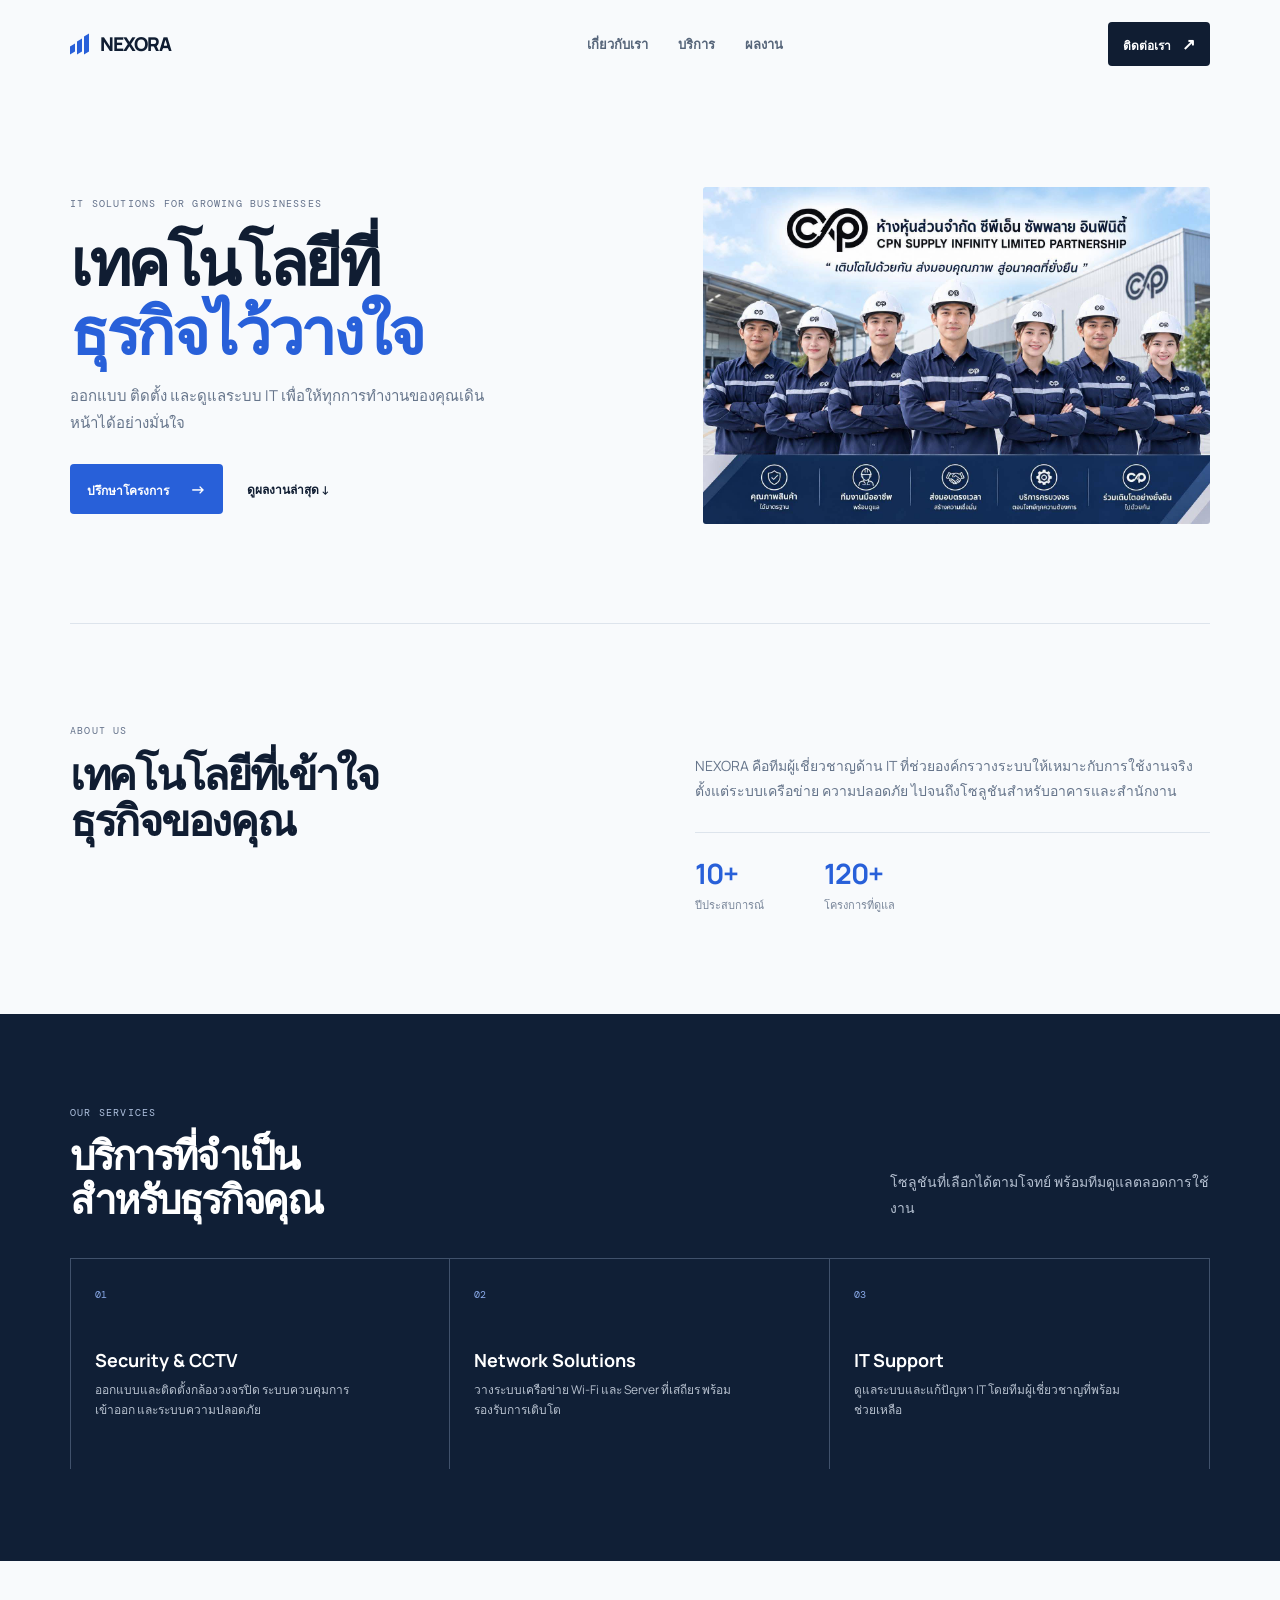
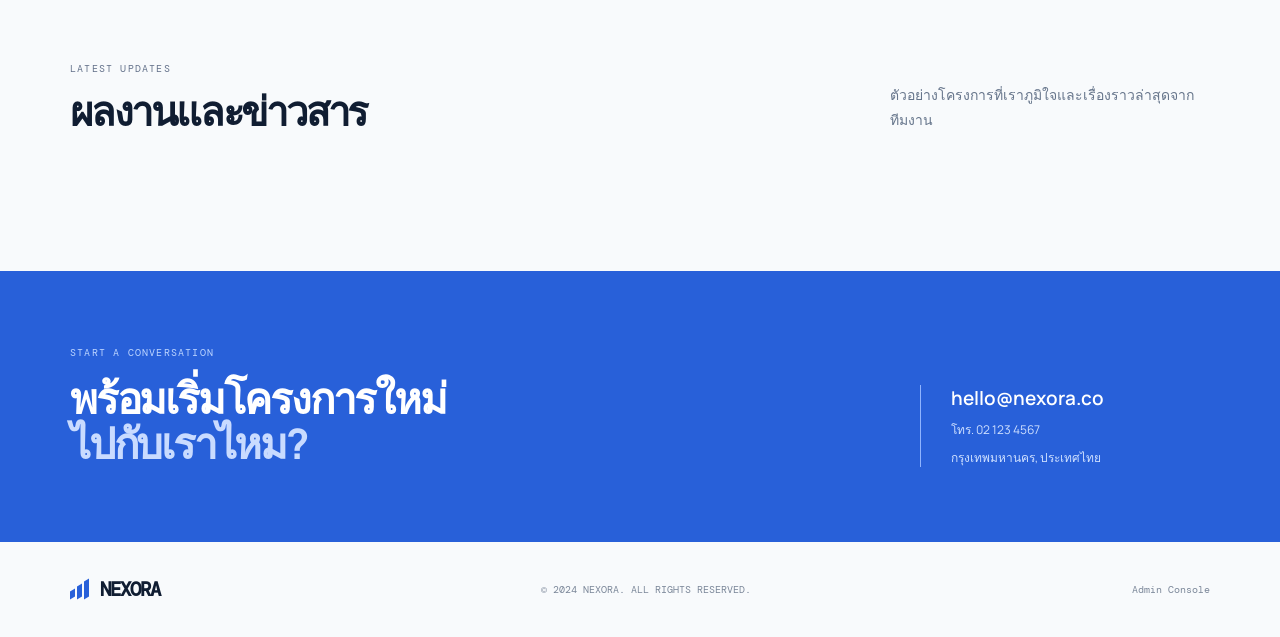
<file: index.html>
<!doctype html>
<html lang="th">

<head>
    <meta charset="UTF-8">
    <meta name="viewport" content="width=device-width,initial-scale=1.0">
    <title>NEXORA | IT Solutions</title>
    <meta name="description" content="NEXORA ให้บริการออกแบบ ติดตั้ง และดูแลระบบ IT สำหรับธุรกิจ">
    <link rel="preconnect" href="https://fonts.googleapis.com">
    <link rel="preconnect" href="https://fonts.gstatic.com" crossorigin>
    <link
        href="https://fonts.googleapis.com/css2?family=DM+Mono:wght@400;500&family=Manrope:wght@400;500;600;700;800&display=swap"
        rel="stylesheet">
    <link rel="stylesheet" href="style.css">
</head>

<body>
    <header class="nav wrap"><a class="brand" href="#home"><span class="mark"><i></i><i></i><i></i></span><span
                id="companyName">NEXORA</span></a>
        <nav><a href="#about">เกี่ยวกับเรา</a><a href="#services">บริการ</a><a href="#work">ผลงาน</a></nav><a
            class="nav-cta" href="#contact">ติดต่อเรา <b>↗</b></a>
    </header>
    <main id="home">
        <section class="hero wrap">
            <div class="hero-copy">
                <p class="eyebrow">IT SOLUTIONS FOR GROWING BUSINESSES</p>
                <h1 id="heroTitle">เทคโนโลยีที่<br><em>ธุรกิจไว้วางใจ</em></h1>
                <p class="lead" id="heroDescription">ออกแบบ ติดตั้ง และดูแลระบบ IT
                    เพื่อให้ทุกการทำงานของคุณเดินหน้าได้อย่างมั่นใจ</p>
                <div class="hero-actions"><a class="button" href="#contact">ปรึกษาโครงการ <b>→</b></a><a
                        class="simple-link" href="#work">ดูผลงานล่าสุด ↓</a></div>
            </div>
            <div class="hero-art">
    <img src="Upload/347586.jpg" alt="Hero Image">
</div>
        </section>
        <section class="about wrap" id="about">
            <p class="eyebrow">ABOUT US</p>
            <div>
                <h2 id="aboutTitle">เทคโนโลยีที่เข้าใจ<br>ธุรกิจของคุณ</h2>
                <div class="about-copy">
                    <p id="aboutText">NEXORA คือทีมผู้เชี่ยวชาญด้าน IT ที่ช่วยองค์กรวางระบบให้เหมาะกับการใช้งานจริง
                        ตั้งแต่ระบบเครือข่าย ความปลอดภัย ไปจนถึงโซลูชันสำหรับอาคารและสำนักงาน</p>
                    <div class="facts">
                        <div><b id="yearsValue">10+</b><span id="yearsLabel">ปีประสบการณ์</span></div>
                        <div><b id="projectValue">120+</b><span id="projectLabel">โครงการที่ดูแล</span></div>
                    </div>
                </div>
            </div>
        </section>
        <section class="services" id="services">
            <div class="wrap">
                <div class="section-head">
                    <div>
                        <p class="eyebrow">OUR SERVICES</p>
                        <h2>บริการที่จำเป็น<br>สำหรับธุรกิจคุณ</h2>
                    </div>
                    <p>โซลูชันที่เลือกได้ตามโจทย์ พร้อมทีมดูแลตลอดการใช้งาน</p>
                </div>
                <div class="service-grid">
                    <article><span>01</span>
                        <h3 id="service1Title">Security & CCTV</h3>
                        <p id="service1Text">ออกแบบและติดตั้งกล้องวงจรปิด ระบบควบคุมการเข้าออก และระบบความปลอดภัย</p>
                    </article>
                    <article><span>02</span>
                        <h3 id="service2Title">Network Solutions</h3>
                        <p id="service2Text">วางระบบเครือข่าย Wi-Fi และ Server ที่เสถียร พร้อมรองรับการเติบโต</p>
                    </article>
                    <article><span>03</span>
                        <h3 id="service3Title">IT Support</h3>
                        <p id="service3Text">ดูแลระบบและแก้ปัญหา IT โดยทีมผู้เชี่ยวชาญที่พร้อมช่วยเหลือ</p>
                    </article>
                </div>
            </div>
        </section>
        <section class="work wrap" id="work">
            <div class="section-head">
                <div>
                    <p class="eyebrow">LATEST UPDATES</p>
                    <h2>ผลงานและข่าวสาร</h2>
                </div>
                <p>ตัวอย่างโครงการที่เราภูมิใจและเรื่องราวล่าสุดจากทีมงาน</p>
            </div>
            <div class="work-grid" id="newsGrid"></div>
        </section>
        <section class="contact" id="contact">
            <div class="wrap contact-inner">
                <div>
                    <p class="eyebrow light">START A CONVERSATION</p>
                    <h2>พร้อมเริ่มโครงการใหม่<br><em>ไปกับเราไหม?</em></h2>
                </div>
                <div class="contact-details"><a id="contactEmail" href="mailto:hello@nexora.co">hello@nexora.co</a>
                    <p id="contactPhone">โทร. 02 123 4567</p>
                    <p id="contactAddress">กรุงเทพมหานคร, ประเทศไทย</p>
                </div>
            </div>
        </section>
    </main>
    <footer class="wrap"><a class="brand" href="#home"><span class="mark"><i></i><i></i><i></i></span><span
                id="footerName">NEXORA</span></a>
        <p id="footerText">© 2024 NEXORA. ALL RIGHTS RESERVED.</p><a href="admin.html">Admin Console</a>
    </footer>
    <script src="script.js"></script>
</body>

</html>
</file>
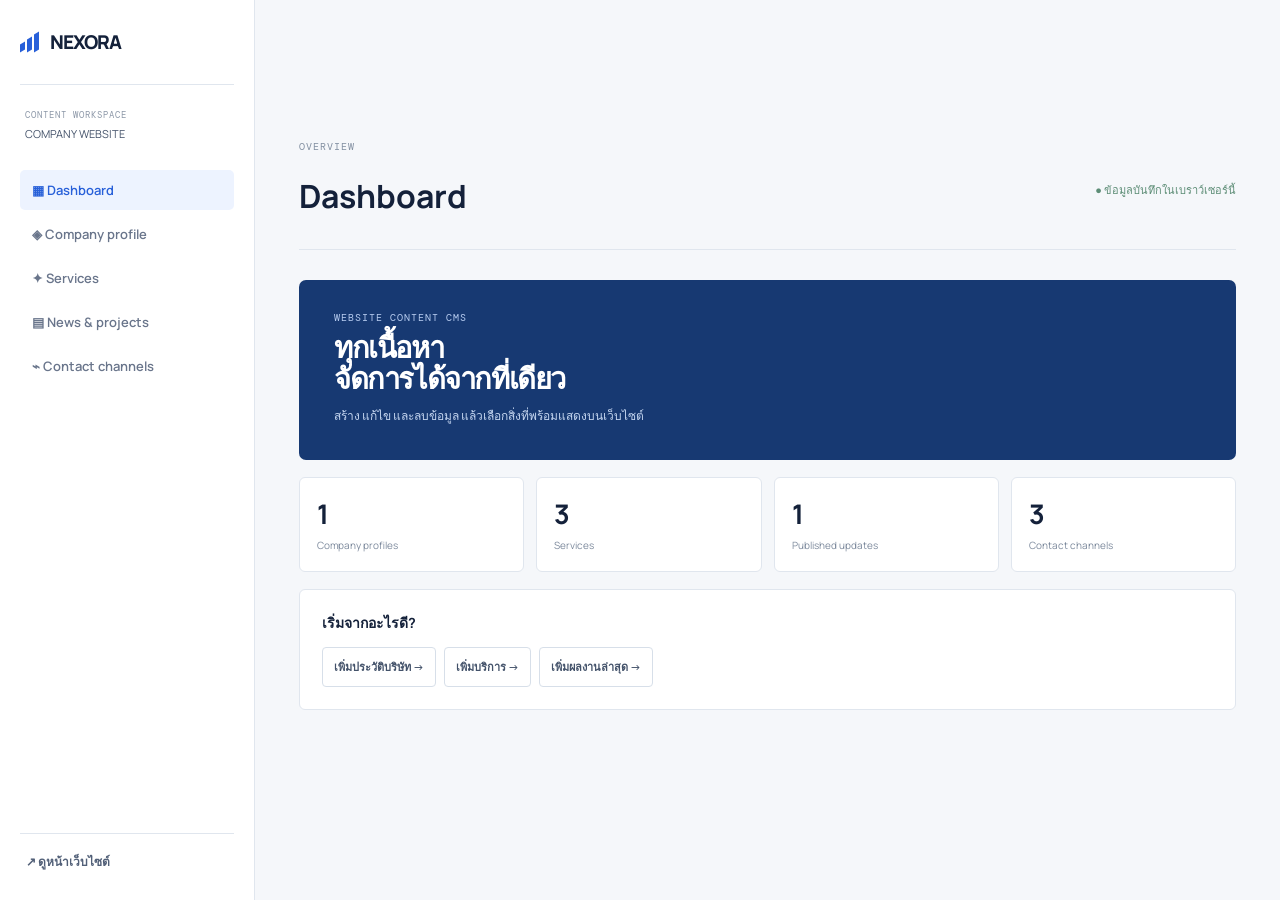
<file: admin.html>
<!doctype html><html lang="th"><head><meta charset="UTF-8"><meta name="viewport" content="width=device-width,initial-scale=1.0"><title>NEXORA CMS</title><link rel="preconnect" href="https://fonts.googleapis.com"><link rel="preconnect" href="https://fonts.gstatic.com" crossorigin><link href="https://fonts.googleapis.com/css2?family=DM+Mono:wght@400;500&family=Manrope:wght@400;500;600;700;800&display=swap" rel="stylesheet"><link rel="stylesheet" href="admin.css"></head><body><aside><a class="brand" href="index.html"><span class="mark"><i></i><i></i><i></i></span>NEXORA</a><p class="workspace">CONTENT WORKSPACE<br><b>COMPANY WEBSITE</b></p><nav><button class="active" data-module="dashboard">▦ <span>Dashboard</span></button><button data-module="company">◈ <span>Company profile</span></button><button data-module="services">✦ <span>Services</span></button><button data-module="news">▤ <span>News &amp; projects</span></button><button data-module="contacts">⌁ <span>Contact channels</span></button></nav><a class="view-site" href="index.html" target="_blank">↗ ดูหน้าเว็บไซต์</a></aside><main><header><div><p class="crumb" id="crumb">OVERVIEW</p><h1 id="pageTitle">Dashboard</h1></div><p class="autosave">● ข้อมูลบันทึกในเบราว์เซอร์นี้</p></header>
<section class="module active" id="dashboard"><div class="hero"><p>WEBSITE CONTENT CMS</p><h2>ทุกเนื้อหา<br>จัดการได้จากที่เดียว</h2><span>สร้าง แก้ไข และลบข้อมูล แล้วเลือกสิ่งที่พร้อมแสดงบนเว็บไซต์</span></div><div class="stats"><div><b id="countCompany">0</b><span>Company profiles</span></div><div><b id="countServices">0</b><span>Services</span></div><div><b id="countNews">0</b><span>Published updates</span></div><div><b id="countContacts">0</b><span>Contact channels</span></div></div><div class="quick"><h3>เริ่มจากอะไรดี?</h3><button data-go="company">เพิ่มประวัติบริษัท →</button><button data-go="services">เพิ่มบริการ →</button><button data-go="news">เพิ่มผลงานล่าสุด →</button></div></section>
<section class="module" id="company"><div class="module-head"><div><p>COMPANY PROFILE</p><h2>ประวัติของบริษัท</h2><span>เลือก 1 รายการเป็นข้อมูลหลักบนหน้าเว็บไซต์</span></div><button class="primary" data-add="company">+ เพิ่ม Profile</button></div><div class="cards" id="companyList"></div></section>
<section class="module" id="services"><div class="module-head"><div><p>SERVICES</p><h2>บริการของเรา</h2><span>แต่ละรายการจะแสดงเป็นการ์ดบริการบนเว็บไซต์</span></div><button class="primary" data-add="services">+ เพิ่มบริการ</button></div><div class="cards" id="servicesList"></div></section>
<section class="module" id="news"><div class="module-head"><div><p>NEWS &amp; PROJECTS</p><h2>ข่าวสารและผลงาน</h2><span>ใส่รูปปก ภาพประกอบ 5 รูป และรายละเอียดแบบบทความ</span></div><button class="primary" data-add="news">+ เพิ่มรายการ</button></div><div class="cards" id="newsList"></div></section>
<section class="module" id="contacts"><div class="module-head"><div><p>CONTACT CHANNELS</p><h2>ช่องทางติดต่อ</h2><span>เพิ่มช่องทางที่ต้องการให้ลูกค้าติดต่อได้</span></div><button class="primary" data-add="contacts">+ เพิ่มช่องทาง</button></div><div class="cards" id="contactsList"></div></section>
</main><div class="modal" id="modal"><form class="modal-box" id="form"><button class="close" type="button">×</button><p class="crumb" id="formKicker"></p><h2 id="formTitle"></h2><input id="recordId" type="hidden"><div id="formFields"></div><div class="form-actions"><button type="button" class="danger" id="delete">Delete</button><button class="primary">Save changes</button></div></form></div><div class="toast" id="toast">✓ บันทึกเรียบร้อยแล้ว</div><script src="admin.js"></script></body></html>
</file>
<file: style.css>
:root {
    --ink: #101d32;
    --blue: #2860d9;
    --muted: #66758b;
    --line: #dde4ec;
    --paper: #f8fafc;
    --font: 'Manrope', sans-serif;
    --mono: 'DM Mono', monospace
}

* {
    box-sizing: border-box
}

html {
    scroll-behavior: smooth
}

body {
    margin: 0;
    background: var(--paper);
    color: var(--ink);
    font-family: var(--font)
}

.wrap {
    width: min(1140px, calc(100% - 48px));
    margin: auto
}

.nav {
    height: 88px;
    display: flex;
    align-items: center;
    justify-content: space-between
}

.brand {
    display: flex;
    align-items: center;
    color: var(--ink);
    font-size: 19px;
    font-weight: 800;
    letter-spacing: -1px;
    text-decoration: none
}

.mark {
    width: 23px;
    height: 18px;
    display: flex;
    align-items: end;
    gap: 2px;
    margin-right: 7px
}

.mark i {
    width: 5px;
    background: var(--blue);
    display: block;
    transform: skewY(-30deg)
}

.mark i:nth-child(1) {
    height: 8px
}

.mark i:nth-child(2) {
    height: 13px
}

.mark i:nth-child(3) {
    height: 18px
}

nav {
    display: flex;
    gap: 30px;
    margin-left: 90px
}

nav a {
    font-size: 13px;
    text-decoration: none;
    color: #56657a;
    font-weight: 600
}

.nav-cta {
    background: var(--ink);
    color: #fff;
    padding: 11px 15px;
    border-radius: 4px;
    text-decoration: none;
    font-size: 12px;
    font-weight: 700
}

.nav-cta b {
    font-size: 16px;
    margin-left: 9px
}

.hero {
    min-height: 535px;
    display: grid;
    grid-template-columns: 1fr .8fr;
    align-items: center
}

.eyebrow {
    margin: 0;
    font: 10px var(--mono);
    letter-spacing: 1.2px;
    color: #63718a
}

.hero h1,
.about h2,
.section-head h2,
.contact h2 {
    font-size: clamp(42px, 5vw, 67px);
    letter-spacing: -3.4px;
    line-height: 1.08;
    margin: 17px 0
}

.hero h1 em,
.contact h2 em {
    font-style: normal;
    color: var(--blue)
}

.lead {
    font-size: 15px;
    line-height: 1.8;
    color: var(--muted);
    max-width: 430px
}

.hero-actions {
    display: flex;
    gap: 24px;
    align-items: center;
    margin-top: 28px
}

.button {
    background: var(--blue);
    color: #fff;
    text-decoration: none;
    padding: 14px 17px;
    border-radius: 4px;
    font-size: 12px;
    font-weight: 700
}

.button b {
    font-size: 16px;
    margin-left: 19px
}

.simple-link {
    font-size: 12px;
    text-decoration: none;
    font-weight: 700;
    color: var(--ink)
}


.hero-art {
    position: relative;
    overflow: hidden;
    border-radius: 3px;
    background: #fff;
}

.hero-art img {
    width: 100%;
    height: auto;
    display: block;
}

.orb {
    position: absolute;
    width: 210px;
    height: 210px;
    border-radius: 50%;
    background: radial-gradient(circle at 33% 25%, #bfe0ff, #2d69d7 72%);
    right: 65px;
    top: 67px;
    box-shadow: 0 25px 35px #214d9f50
}

.hero-card {
    position: absolute;
    z-index: 1;
    left: 45px;
    bottom: 47px;
    background: #fff;
    padding: 19px 23px;
    width: 205px;
    box-shadow: 0 16px 30px #1e47802e
}

.hero-card p {
    font: 9px var(--mono);
    letter-spacing: 1px;
    color: #6d7a8e;
    margin: 0 0 8px
}

.hero-card b {
    font-size: 24px;
    display: block
}

.hero-card small {
    font-size: 10px;
    color: #718098
}

.status {
    display: block;
    position: absolute;
    right: 18px;
    top: 19px;
    width: 8px;
    height: 8px;
    background: #3cc889;
    border-radius: 50%
}

.line {
    position: absolute;
    border-top: 1px dashed #4e76bd;
    width: 220px
}

.l1 {
    right: 12px;
    bottom: 101px;
    transform: rotate(-31deg)
}

.l2 {
    left: 30px;
    top: 79px;
    transform: rotate(22deg)
}

.point {
    position: absolute;
    width: 10px;
    height: 10px;
    border-radius: 50%;
    background: var(--blue);
    box-shadow: 0 0 0 6px #2860d925
}

.p1 {
    right: 38px;
    bottom: 50px
}

.p2 {
    left: 80px;
    top: 74px
}

.about {
    padding: 100px 0;
    border-top: 1px solid var(--line)
}

.about>div {
    display: grid;
    grid-template-columns: 1fr 1fr;
    gap: 110px;
    align-items: start
}

.about h2 {
    font-size: 43px;
    letter-spacing: -2.3px;
    margin: 14px 0
}

.about-copy>p,
.section-head>p {
    font-size: 14px;
    color: var(--muted);
    line-height: 1.8;
    margin: 16px 0
}

.facts {
    display: flex;
    border-top: 1px solid var(--line);
    margin-top: 29px;
    padding-top: 21px;
    gap: 60px
}

.facts b {
    font-size: 28px;
    letter-spacing: -1px;
    display: block;
    color: var(--blue)
}

.facts span {
    font-size: 11px;
    color: #788599
}

.services {
    padding: 92px 0;
    background: #101f36;
    color: #fff
}

.section-head {
    display: flex;
    justify-content: space-between;
    align-items: end;
    margin-bottom: 38px
}

.section-head h2 {
    font-size: 40px;
    letter-spacing: -2.2px;
    margin: 14px 0 0
}

.section-head>p {
    max-width: 320px;
    margin-bottom: 0
}

.services .eyebrow {
    color: #afc1df
}

.services .section-head>p {
    color: #b5c0d1
}

.service-grid {
    display: grid;
    grid-template-columns: repeat(3, 1fr);
    border-top: 1px solid #40516b
}

.service-grid article {
    min-height: 210px;
    padding: 22px 24px;
    border-right: 1px solid #40516b
}

.service-grid article:first-child {
    border-left: 1px solid #40516b
}

.service-grid span {
    font: 10px var(--mono);
    color: #8babeb
}

.service-grid h3 {
    font-size: 18px;
    margin: 45px 0 8px
}

.service-grid p {
    font-size: 12px;
    line-height: 1.7;
    color: #b7c1cf;
    margin: 0;
    max-width: 270px
}

.work {
    padding: 101px 0
}

.work-grid {
    display: grid;
    grid-template-columns: repeat(3, 1fr);
    gap: 23px
}

.work-card {
    min-width: 0
}

.work-image {
    height: 190px;
    background: #16417e;
    position: relative;
    overflow: hidden
}

.work-image img {
    width: 100%;
    height: 100%;
    object-fit: cover
}

.work-image:after {
    content: '';
    position: absolute;
    inset: 0;
    background: linear-gradient(180deg, transparent, #0d1d3899)
}

.work-image .category {
    position: absolute;
    z-index: 1;
    left: 13px;
    top: 13px;
    padding: 5px 6px;
    background: #fff;
    color: var(--blue);
    font: 9px var(--mono);
    letter-spacing: .5px
}

.placeholder {
    position: absolute;
    width: 180px;
    height: 180px;
    bottom: -66px;
    right: -17px;
    border: 28px solid #a6c5ff;
    border-radius: 50%;
    opacity: .65
}

.work-card .date {
    font: 10px var(--mono);
    color: #8491a3;
    margin: 14px 0 7px
}

.work-card h3 {
    font-size: 16px;
    line-height: 1.5;
    margin: 0;
    letter-spacing: -.5px
}

.contact {
    background: var(--blue);
    color: #fff;
    padding: 75px 0
}

.contact-inner {
    display: flex;
    justify-content: space-between;
    align-items: end
}

.contact .eyebrow {
    color: #bdd5ff
}

.contact h2 {
    font-size: 42px;
    letter-spacing: -2.2px;
    margin-bottom: 0
}

.contact h2 em {
    color: #c9dbff
}

.contact-details {
    border-left: 1px solid #8fb4ff;
    padding-left: 30px;
    min-width: 290px
}

.contact-details a {
    color: #fff;
    font-size: 19px;
    font-weight: 600;
    text-decoration: none
}

.contact-details p {
    font-size: 12px;
    color: #cfe0ff;
    margin: 9px 0 0
}

footer {
    height: 95px;
    display: flex;
    align-items: center;
    justify-content: space-between
}

footer p,
footer>a {
    font: 10px var(--mono);
    color: #7b8799;
    text-decoration: none
}

@media(max-width:720px) {
    .wrap {
        width: calc(100% - 38px)
    }

    .nav {
        height: 72px
    }

    nav {
        display: none
    }

    .hero {
        display: block;
        padding: 56px 0 38px
    }

    .hero h1 {
        font-size: 48px
    }

    .hero-art {
        height: 300px;
        margin-top: 40px
    }

    .about {
        padding: 70px 0
    }

    .about>div,
    .section-head,
    .contact-inner {
        display: block
    }

    .about h2 {
        font-size: 37px
    }

    .section-head>p {
        margin-top: 18px
    }

    .services,
    .work {
        padding: 70px 0
    }

    .service-grid,
    .work-grid {
        grid-template-columns: 1fr
    }

    .service-grid article {
        border-left: 1px solid #40516b;
        border-bottom: 1px solid #40516b;
        min-height: 180px
    }

    .work-grid {
        gap: 33px
    }

    .contact {
        padding: 56px 0
    }

    .contact h2 {
        font-size: 35px
    }

    .contact-details {
        margin-top: 35px;
        padding-left: 20px;
        min-width: 0
    }

    .facts {
        gap: 35px
    }

    footer {
        height: auto;
        padding: 27px 0;
        display: grid;
        gap: 15px
    }
}
</file>
<file: admin.css>
:root{--ink:#14213a;--blue:#2860d9;--line:#e0e6ee;--muted:#778398;--font:'Manrope',sans-serif;--mono:'DM Mono',monospace}*{box-sizing:border-box}body{margin:0;background:#f5f7fa;color:var(--ink);font-family:var(--font);display:grid;grid-template-columns:255px 1fr;min-height:100vh}aside{background:#fff;border-right:1px solid var(--line);padding:29px 20px;display:flex;flex-direction:column}.brand{font-size:19px;color:var(--ink);font-weight:800;text-decoration:none;letter-spacing:-1px;display:flex;align-items:center}.mark{display:flex;align-items:end;gap:2px;width:23px;height:18px;margin-right:7px}.mark i{display:block;width:5px;background:var(--blue);transform:skewY(-30deg)}.mark i:nth-child(1){height:8px}.mark i:nth-child(2){height:13px}.mark i:nth-child(3){height:18px}.workspace{font:9px var(--mono);letter-spacing:1px;color:#8d98a8;padding:24px 5px;border-top:1px solid var(--line);margin:29px 0 0}.workspace b{font:11px var(--font);letter-spacing:0;color:#46546b;line-height:2.3}nav{display:grid;gap:4px}nav button{border:0;background:transparent;text-align:left;color:#69758b;padding:11px 12px;border-radius:5px;font:600 13px var(--font);cursor:pointer}nav button.active{color:var(--blue);background:#edf3ff}.view-site{margin-top:auto;border-top:1px solid var(--line);padding:18px 6px 0;color:#526078;font-size:12px;font-weight:700;text-decoration:none}main{width:min(1050px,100%);margin:auto;padding:0 44px 60px}header{height:119px;display:flex;align-items:center;justify-content:space-between;border-bottom:1px solid var(--line)}.crumb,.module-head p,.hero p{font:10px var(--mono);letter-spacing:1px;color:#8390a2;margin:0 0 6px}.autosave{font-size:11px;color:#5d8d76}.module{display:none}.module.active{display:block}.hero{background:#173972;color:white;border-radius:7px;padding:31px 35px;margin:30px 0 17px;min-height:180px}.hero p{color:#b7ccf0}.hero h2{font-size:29px;letter-spacing:-1.4px;line-height:1.1;margin:8px 0}.hero span{font-size:12px;color:#c6d7f1}.stats{display:grid;grid-template-columns:repeat(4,1fr);gap:12px}.stats div{background:#fff;border:1px solid var(--line);border-radius:6px;padding:17px}.stats b{font-size:27px;display:block;letter-spacing:-1px}.stats span{font-size:10px;color:#7c899c}.quick{background:#fff;border:1px solid var(--line);border-radius:6px;margin-top:17px;padding:22px}.quick h3{font-size:14px;margin:0 0 13px}.quick button{margin-right:8px;border:1px solid #d7dfe9;background:#fff;color:#43526a;border-radius:4px;padding:10px 11px;font:600 11px var(--font);cursor:pointer}.module-head{margin:36px 0 20px;display:flex;justify-content:space-between;align-items:end}.module-head h2{font-size:25px;letter-spacing:-1px;margin:0 0 4px}.module-head span{font-size:12px;color:#748196}.primary{border:0;border-radius:4px;background:var(--blue);color:#fff;padding:11px 14px;font:700 12px var(--font);cursor:pointer}.cards{display:grid;gap:10px}.card{background:#fff;border:1px solid var(--line);border-radius:6px;padding:17px 19px;display:grid;grid-template-columns:64px 1fr auto;gap:16px;align-items:center}.iconbox,.thumb{width:64px;height:53px;border-radius:4px;background:#e5eeff;display:grid;place-items:center;color:var(--blue);font-size:21px;object-fit:cover}.card h3{font-size:14px;margin:0 0 5px}.card p{font-size:11px;color:#788599;margin:0;line-height:1.5}.tag{font:9px var(--mono);color:#4770c4;margin-bottom:3px}.card-actions{display:flex;align-items:center;gap:9px}.badge{font-size:9px;color:#1a8756;background:#e8f7ee;padding:5px 7px;border-radius:10px}.badge.draft{background:#fff1dd;color:#aa6a21}.edit{border:0;background:transparent;color:var(--blue);font:700 11px var(--font);cursor:pointer}.modal{display:none;position:fixed;z-index:10;inset:0;background:#10203e88;overflow:auto;padding:30px}.modal.show{display:block}.modal-box{position:relative;background:#fff;max-width:690px;margin:20px auto;border-radius:7px;padding:29px}.modal-box h2{font-size:22px;margin:0 0 20px}.close{position:absolute;right:16px;top:12px;border:0;background:transparent;color:#778499;font-size:25px;cursor:pointer}.fields{display:grid;grid-template-columns:1fr 1fr;gap:14px}.fields .wide{grid-column:span 2}label{font-size:11px;font-weight:700;color:#526076;display:grid;gap:7px;margin-bottom:13px}input,textarea,select{width:100%;font:12px var(--font);padding:10px;border:1px solid #d8e0ea;border-radius:4px;color:#27354b;background:#fff}textarea{resize:vertical}input:focus,textarea:focus,select:focus{outline:2px solid #c9d9ff;border-color:#7e9ce0}.hint{font-size:10px;color:#7d899c;font-weight:400}.preview{height:100px;border:1px dashed #cbd5e2;border-radius:4px;display:flex;gap:7px;align-items:center;padding:8px;background:#fafcff;overflow:hidden}.preview img{height:82px;width:105px;object-fit:cover;border-radius:3px}.form-actions{display:flex;justify-content:space-between;margin-top:18px}.danger{border:0;background:#fff0f0;color:#bf4747;padding:10px 12px;border-radius:4px;font:700 11px var(--font);cursor:pointer}.toast{position:fixed;bottom:24px;right:25px;background:#142b4e;color:#fff;border-radius:4px;padding:13px 16px;font-size:12px;transform:translateY(70px);opacity:0;transition:.25s}.toast.show{transform:none;opacity:1}@media(max-width:760px){body{display:block}aside{padding:17px;display:flex;align-items:center;min-height:auto;flex-direction:row}.workspace,.view-site{display:none}nav{display:flex;margin-left:auto}nav button{font-size:0;padding:8px}nav button:first-letter{font-size:15px}main{padding:0 18px}.stats{grid-template-columns:1fr 1fr}header{height:auto;padding:21px 0}.autosave{display:none}.module-head{align-items:start;gap:14px}.card{grid-template-columns:50px 1fr}.iconbox,.thumb{width:50px;height:48px}.card-actions{grid-column:2;justify-content:space-between}.modal{padding:0}.modal-box{margin:0;min-height:100vh;border-radius:0;padding:25px}.fields{grid-template-columns:1fr}.fields .wide{grid-column:auto}}
</file>
